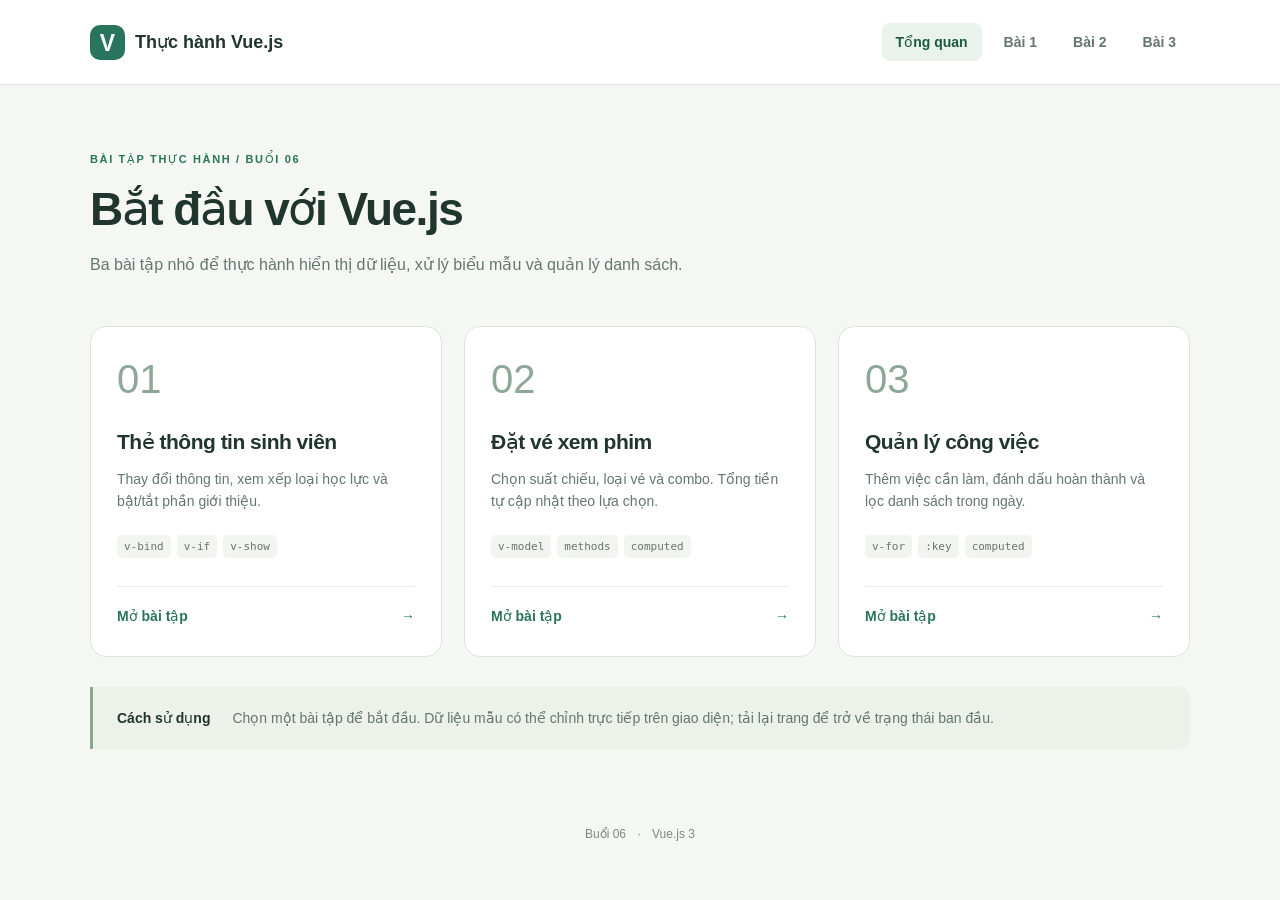
<file: week6/index.html>
<!DOCTYPE html>
<html lang="vi">
<head>
  <meta charset="UTF-8">
  <meta name="viewport" content="width=device-width, initial-scale=1.0">
  <meta name="description" content="Ba bài thực hành Vue.js: thông tin sinh viên, đặt vé xem phim và quản lý công việc.">
  <title>Buổi 6 · Thực hành Vue.js</title>
  <link rel="stylesheet" href="assets/style.css">
</head>
<body>
  <header class="site-header">
    <div class="header-inner">
      <a class="brand" href="index.html"><span class="brand-mark">V</span> Thực hành Vue.js</a>
      <nav aria-label="Điều hướng chính">
        <a href="index.html" aria-current="page">Tổng quan</a>
        <a href="bai1.html">Bài 1</a><a href="bai2.html">Bài 2</a><a href="bai3.html">Bài 3</a>
      </nav>
    </div>
  </header>
  <main class="container">
    <section class="hero">
      <span class="eyebrow">BÀI TẬP THỰC HÀNH / BUỔI 06</span>
      <h1>Bắt đầu với Vue.js</h1>
      <p>Ba bài tập nhỏ để thực hành hiển thị dữ liệu, xử lý biểu mẫu và quản lý danh sách.</p>
    </section>
    <div class="exercise-grid">
      <a class="exercise-card" href="bai1.html">
        <span class="exercise-number">01</span>
        <h2>Thẻ thông tin sinh viên</h2>
        <p>Thay đổi thông tin, xem xếp loại học lực và bật/tắt phần giới thiệu.</p>
        <div class="tags"><span>v-bind</span><span>v-if</span><span>v-show</span></div>
        <span class="card-link">Mở bài tập <span aria-hidden="true">→</span></span>
      </a>
      <a class="exercise-card" href="bai2.html">
        <span class="exercise-number">02</span>
        <h2>Đặt vé xem phim</h2>
        <p>Chọn suất chiếu, loại vé và combo. Tổng tiền tự cập nhật theo lựa chọn.</p>
        <div class="tags"><span>v-model</span><span>methods</span><span>computed</span></div>
        <span class="card-link">Mở bài tập <span aria-hidden="true">→</span></span>
      </a>
      <a class="exercise-card" href="bai3.html">
        <span class="exercise-number">03</span>
        <h2>Quản lý công việc</h2>
        <p>Thêm việc cần làm, đánh dấu hoàn thành và lọc danh sách trong ngày.</p>
        <div class="tags"><span>v-for</span><span>:key</span><span>computed</span></div>
        <span class="card-link">Mở bài tập <span aria-hidden="true">→</span></span>
      </a>
    </div>
    <aside class="note"><strong>Cách sử dụng</strong><p>Chọn một bài tập để bắt đầu. Dữ liệu mẫu có thể chỉnh trực tiếp trên giao diện; tải lại trang để trở về trạng thái ban đầu.</p></aside>
  </main>
  <footer class="site-footer">Buổi 06 <span aria-hidden="true">·</span> Vue.js 3</footer>
</body>
</html>
</file>
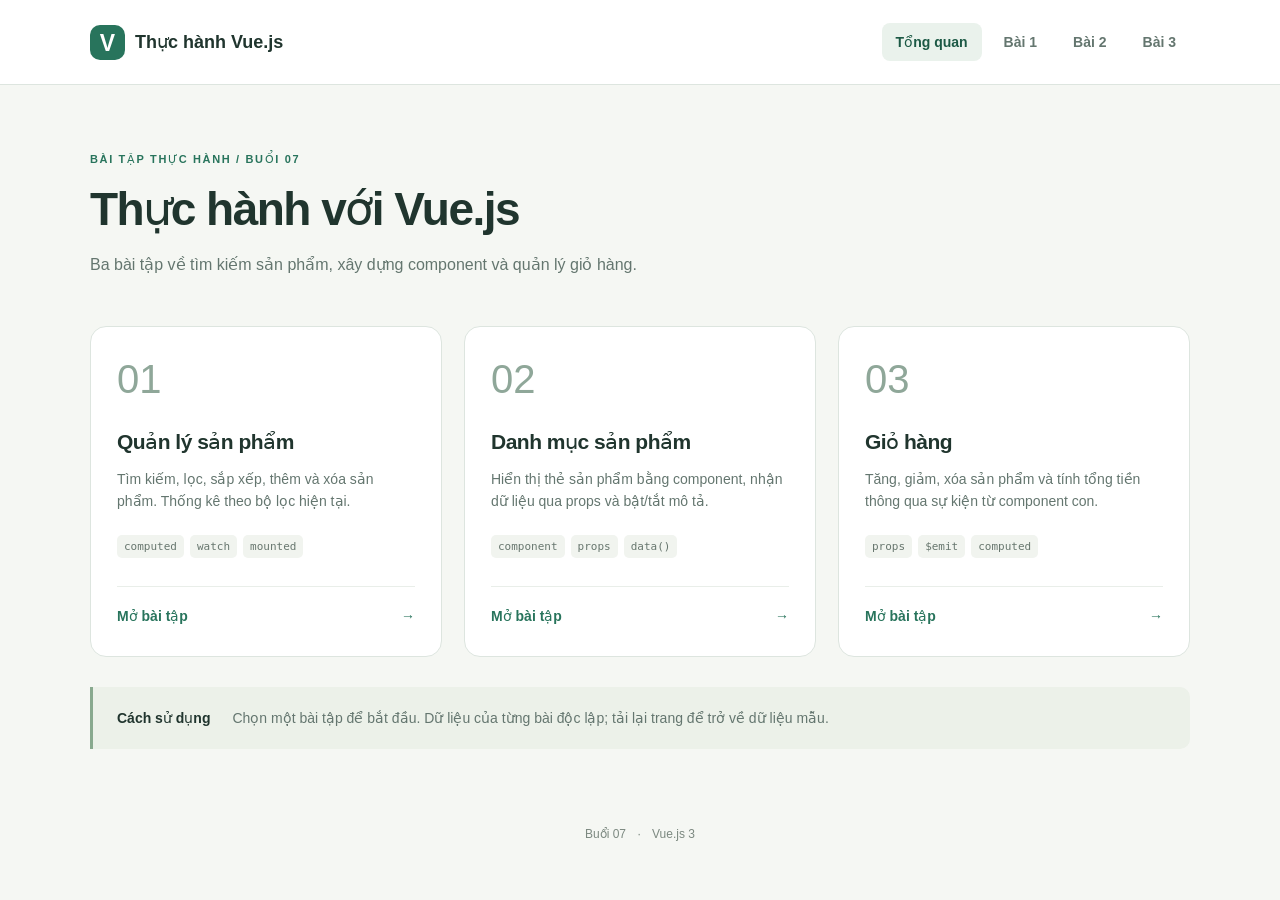
<file: week7/index.html>
<!DOCTYPE html>
<html lang="vi">
<head>
  <meta charset="UTF-8">
  <meta name="viewport" content="width=device-width, initial-scale=1.0">
  <meta name="description" content="Ba bài thực hành Vue.js: quản lý sản phẩm, component và giỏ hàng.">
  <title>Buổi 7 · Thực hành Vue.js</title>
  <link rel="icon" href="assets/favicon.svg?v=2" type="image/svg+xml">
  <link rel="stylesheet" href="assets/style.css?v=2">
</head>
<body>
  <a class="skip-link" href="#main">Đến nội dung chính</a>
  <header class="site-header"><div class="header-inner">
    <a class="brand" href="index.html"><span class="brand-mark" aria-hidden="true">V</span> Thực hành Vue.js</a>
    <nav aria-label="Điều hướng chính"><a href="index.html" aria-current="page">Tổng quan</a><a href="bai1.html">Bài 1</a><a href="bai2.html">Bài 2</a><a href="bai3.html">Bài 3</a></nav>
  </div></header>
  <main id="main" class="container">
    <section class="hero">
      <span class="eyebrow">BÀI TẬP THỰC HÀNH / BUỔI 07</span>
      <h1>Thực hành với Vue.js</h1>
      <p>Ba bài tập về tìm kiếm sản phẩm, xây dựng component và quản lý giỏ hàng.</p>
    </section>
    <div class="exercise-grid">
      <a class="exercise-card" href="bai1.html">
        <span class="exercise-number">01</span><h2>Quản lý sản phẩm</h2>
        <p>Tìm kiếm, lọc, sắp xếp, thêm và xóa sản phẩm. Thống kê theo bộ lọc hiện tại.</p>
        <div class="tags"><span>computed</span><span>watch</span><span>mounted</span></div>
        <span class="card-link">Mở bài tập <span aria-hidden="true">→</span></span>
      </a>
      <a class="exercise-card" href="bai2.html">
        <span class="exercise-number">02</span><h2>Danh mục sản phẩm</h2>
        <p>Hiển thị thẻ sản phẩm bằng component, nhận dữ liệu qua props và bật/tắt mô tả.</p>
        <div class="tags"><span>component</span><span>props</span><span>data()</span></div>
        <span class="card-link">Mở bài tập <span aria-hidden="true">→</span></span>
      </a>
      <a class="exercise-card" href="bai3.html">
        <span class="exercise-number">03</span><h2>Giỏ hàng</h2>
        <p>Tăng, giảm, xóa sản phẩm và tính tổng tiền thông qua sự kiện từ component con.</p>
        <div class="tags"><span>props</span><span>$emit</span><span>computed</span></div>
        <span class="card-link">Mở bài tập <span aria-hidden="true">→</span></span>
      </a>
    </div>
    <aside class="note"><strong>Cách sử dụng</strong><p>Chọn một bài tập để bắt đầu. Dữ liệu của từng bài độc lập; tải lại trang để trở về dữ liệu mẫu.</p></aside>
  </main>
  <footer class="site-footer">Buổi 07 <span aria-hidden="true">·</span> Vue.js 3</footer>
</body>
</html>
</file>
<file: week6/assets/style.css>
:root {
  --ink:#20352e;
  --muted:#64766f;
  --green:#28745c;
  --green-dark:#1c5945;
  --line:#dde5df;
  --paper:#fff;
  --background:#f5f7f3;
  --radius:16px;
  font-family:"Segoe UI",Arial,sans-serif;
  color:var(--ink);
  background:var(--background);
  font-synthesis:none;
}

* {
  box-sizing:border-box;
}

body {
  margin:0;
  line-height:1.6;
}

a {
  color:inherit;
}

button,input,select,textarea {
  font:inherit;
}

button,a,input,select,textarea {
  -webkit-tap-highlight-color:transparent;
}

button {
  cursor:pointer;
}

button:disabled {
  cursor:not-allowed;
  opacity:.45;
}

button,input,select,textarea,a {
  outline-offset:4px;
}

button:focus-visible,a:focus-visible {
  outline:3px solid #398268;
}

input:focus,select:focus,textarea:focus {
  border-color:var(--green);
  outline:3px solid #28745c18;
}

input[type=checkbox],input[type=radio] {
  accent-color:var(--green);
  width:18px;
  height:18px;
  flex:none;
  margin:0;
}

input[type=checkbox] {
  cursor:pointer;
}

input[type=number] {
  appearance:textfield;
}

input[type=number]::-webkit-inner-spin-button {
  appearance:none;
}

[v-cloak] {
  display:none!important;
}

h1,h2,p {
  margin-top:0;
}

h1 {
  font-size:36px;
  letter-spacing:-1.1px;
  line-height:1.25;
  margin-bottom:14px;
}

h2 {
  font-size:21px;
  line-height:1.4;
  margin-bottom:12px;
}

p {
  margin-bottom:16px;
}

small {
  font-size:13px;
}

fieldset {
  min-width:0;
}

.site-header {
  background:var(--paper);
  border-bottom:1px solid var(--line);
}

.header-inner {
  max-width:1160px;
  padding:0 30px;
  margin:auto;
  min-height:84px;
  display:flex;
  align-items:center;
  justify-content:space-between;
  gap:24px;
}

.brand {
  text-decoration:none;
  display:flex;
  align-items:center;
  gap:10px;
  font-size:18px;
  font-weight:700;
  white-space:nowrap;
}

.brand-mark {
  display:inline-grid;
  place-items:center;
  width:35px;
  height:35px;
  border-radius:10px;
  background:var(--green);
  color:white;
  font-weight:800;
  font-size:23px;
}

.header-inner nav {
  display:flex;
  gap:8px;
  align-items:center;
}

.header-inner nav a {
  padding:8px 14px;
  border-radius:8px;
  text-decoration:none;
  font-size:14px;
  font-weight:600;
  color:var(--muted);
}

.header-inner nav a:hover {
  background:#f1f5f0;
}

.header-inner nav a[aria-current=page] {
  color:var(--green-dark);
  background:#eaf2ec;
}

.container {
  width:100%;
  max-width:1160px;
  margin:auto;
  padding:46px 30px 30px;
}

.eyebrow {
  display:block;
  font-size:11px;
  letter-spacing:1.65px;
  font-weight:700;
  color:var(--green);
  margin-bottom:12px;
}

.hero {
  padding:20px 0 32px;
  max-width:690px;
}

.hero h1 {
  font-size:46px;
  letter-spacing:-1.5px;
}

.hero p,.page-heading p {
  color:var(--muted);
  font-size:16px;
}

.page-heading {
  margin-bottom:28px;
}

.exercise-grid {
  display:grid;
  grid-template-columns:repeat(3,1fr);
  gap:22px;
}

.exercise-card {
  display:flex;
  flex-direction:column;
  align-items:flex-start;
  padding:28px 26px;
  background:var(--paper);
  border:1px solid var(--line);
  border-radius:var(--radius);
  text-decoration:none;
  transition:border-color .18s,transform .18s;
}

.exercise-card:hover {
  border-color:#7d9f8e;
  transform:translateY(-3px);
}

.exercise-number {
  font-size:40px;
  font-weight:300;
  line-height:1;
  margin:4px 0 28px;
  color:#8fa799;
}

.exercise-card h2 {
  font-size:21px;
  letter-spacing:-.5px;
}

.exercise-card p {
  font-size:14px;
  color:var(--muted);
  margin-bottom:22px;
}

.tags {
  display:flex;
  gap:6px;
  flex-wrap:wrap;
  margin-top:auto;
}

.tags span {
  background:#f1f4ef;
  border-radius:5px;
  padding:3px 7px;
  color:#67766e;
  font-size:11px;
  font-family:Consolas,monospace;
}

.card-link {
  display:flex;
  justify-content:space-between;
  width:100%;
  margin-top:28px;
  padding-top:18px;
  border-top:1px solid #e9eee9;
  font-size:14px;
  font-weight:700;
  color:var(--green);
}

.note {
  display:flex;
  gap:22px;
  border-left:3px solid #88a98e;
  background:#ecf1e9;
  padding:20px 24px;
  margin-top:30px;
  border-radius:0 10px 10px 0;
  font-size:14px;
}

.note strong {
  white-space:nowrap;
}

.note p {
  color:var(--muted);
  margin:0;
}

.site-footer {
  max-width:1100px;
  margin:22px auto 0;
  padding:24px 30px 32px;
  font-size:12px;
  color:#7c8980;
  text-align:center;
}

.site-footer span {
  padding:0 8px;
}

.two-column {
  display:grid;
  grid-template-columns:minmax(0,1fr) minmax(0,1fr);
  gap:28px;
  align-items:start;
}

.panel {
  background:var(--paper);
  border:1px solid var(--line);
  border-radius:var(--radius);
  overflow:hidden;
}

.form-panel {
  padding:28px 30px;
}

.form-panel h2 {
  margin-bottom:18px;
}

.panel-description {
  font-size:14px;
  margin-top:-10px;
  margin-bottom:24px;
}

.muted {
  color:var(--muted);
}

.field {
  display:flex;
  flex-direction:column;
  gap:7px;
  margin-bottom:20px;
  min-width:0;
}

.field label,legend {
  font-size:14px;
  font-weight:600;
}

.field input,.field select,.field textarea {
  width:100%;
  border:1px solid #cfdad1;
  border-radius:8px;
  padding:10px 12px;
  background:#fff;
  color:var(--ink);
  min-width:0;
}

.field textarea {
  resize:vertical;
}

.field input::placeholder {
  color:#8c9891;
}

.field small {
  color:var(--muted);
}

.field-row {
  display:grid;
  grid-template-columns:1fr 1fr;
  gap:16px;
}

.button {
  border:1px solid transparent;
  border-radius:8px;
  padding:11px 21px;
  background:var(--green);
  color:white;
  font-weight:600;
  font-size:14px;
  line-height:1.5;
}

.button:not(:disabled):hover {
  background:var(--green-dark);
}

.button.secondary {
  border-color:#cddbd1;
  background:#fff;
  color:var(--ink);
}

.button.secondary:hover {
  background:#f2f6f1;
}

.full-width {
  width:100%;
}

.check-row {
  display:flex;
  align-items:center;
  gap:10px;
  font-size:14px;
  margin:0 0 22px;
  cursor:pointer;
}

.badge {
  display:inline-block;
  font-size:12px;
  font-weight:600;
  padding:5px 11px;
  border-radius:6px;
  white-space:nowrap;
}

.success {
  background:#e6f3e9;
  color:#246742;
}

.info {
  background:#e6effa;
  color:#285f9b;
}

.warning {
  background:#fff2d7;
  color:#8a5c12;
}

.danger {
  background:#fce9e5;
  color:#ae4035;
}

.neutral {
  background:#edf0ed;
  color:#66746a;
}

.hint {
  border-top:1px solid var(--line);
  padding-top:18px;
  color:var(--muted);
  font-size:12px;
}

.hint p {
  margin:7px 0 0;
  line-height:1.8;
}

.student-banner {
  background:#dce9df;
  height:112px;
  padding:21px 25px;
  display:flex;
  align-items:flex-start;
  justify-content:space-between;
  color:#5c7b67;
  font-size:11px;
  font-weight:700;
  letter-spacing:1.3px;
}

.small-dot {
  border:5px solid #abc5b1;
  border-radius:50%;
  margin-top:2px;
}

.avatar {
  border-radius:50%;
  border:6px solid #fff;
  margin:-46px 0 0 30px;
  position:relative;
  background:#e0ede9;
  object-fit:cover;
}

.student-body {
  padding:6px 30px 28px;
}

.student-code {
  font-size:12px;
  letter-spacing:1px;
  margin-bottom:5px;
}

.student-body h2 {
  font-size:28px;
  letter-spacing:-.6px;
  margin-bottom:3px;
  overflow-wrap:anywhere;
}

.student-class {
  color:var(--muted);
  margin-bottom:14px;
  overflow-wrap:anywhere;
}

.grade-block {
  display:flex;
  align-items:center;
  justify-content:space-between;
  gap:16px;
  border-top:1px solid var(--line);
  border-bottom:1px solid var(--line);
  margin:25px 0;
  padding:22px 0;
}

.label-text {
  font-size:10px;
  letter-spacing:1.2px;
  color:var(--muted);
  font-weight:600;
}

.grade-value {
  display:block;
  line-height:1.3;
  font-size:38px;
  font-weight:600;
  margin-top:7px;
}

.grade-value small {
  font-size:14px;
  color:#84928a;
  font-weight:400;
  margin-left:8px;
}

.introduction {
  background:#f3f6f0;
  padding:16px;
  border-radius:8px;
  font-size:14px;
  color:#5b6f61;
  margin:18px 0 0;
  overflow-wrap:anywhere;
}

.required,.error-text {
  color:#ac4035!important;
}

.booking-layout {
  grid-template-columns:minmax(0,1.18fr) minmax(0,.82fr);
}

.ticket-types {
  border:0;
  padding:0;
  margin:0 0 20px;
  display:grid;
  grid-template-columns:1fr 1fr;
  gap:12px;
}

.ticket-types legend {
  margin-bottom:9px;
  padding:0;
}

.ticket-option {
  display:flex;
  align-items:center;
  gap:10px;
  border:1px solid #cfdad1;
  border-radius:9px;
  padding:13px 12px;
  cursor:pointer;
}

.ticket-option.selected {
  border-color:#408368;
  background:#f1f7f2;
}

.ticket-option span,.combo-option span {
  display:flex;
  flex-direction:column;
  gap:3px;
}

.ticket-option strong,.combo-option strong {
  font-size:14px;
  font-weight:600;
}

.ticket-option small,.combo-option small {
  font-size:12px;
  color:var(--muted);
}

.quantity-control {
  display:flex;
  align-items:center;
  gap:8px;
}

.quantity-control input {
  width:76px;
  text-align:center;
}

.quantity-button {
  border:1px solid #cfdad1;
  border-radius:7px;
  background:#fff;
  color:var(--ink);
  font-size:20px;
  width:41px;
  height:43px;
  line-height:1;
}

.quantity-button:hover:not(:disabled) {
  background:#edf3ed;
}

.combo-option {
  display:flex;
  align-items:center;
  gap:12px;
  border:1px solid var(--line);
  border-radius:9px;
  background:#f9faf7;
  padding:15px;
  margin-bottom:24px;
  cursor:pointer;
}

.form-actions {
  display:flex;
  gap:10px;
}

.form-help {
  font-size:12px;
  margin:14px 0 0;
  line-height:1.7;
}

.movie-art {
  position:relative;
  height:230px;
  background:#193b38;
  overflow:hidden;
  display:flex;
  flex-direction:column;
  justify-content:flex-end;
  padding:28px;
  color:#e5ebbf;
}

.movie-art>span {
  z-index:1;
  font-size:14px;
  line-height:1.55;
  letter-spacing:3px;
}

.movie-art strong {
  font-size:26px;
  line-height:1.15;
  letter-spacing:1px;
  display:block;
  max-width:280px;
}

.movie-art>small {
  z-index:1;
  font-size:8px;
  letter-spacing:2px;
  margin-top:15px;
  color:#b3c7a4;
}

.orbit {
  position:absolute;
  border:1px solid #6c977854;
  border-radius:50%;
  width:270px;
  height:270px;
  right:-40px;
  top:-100px;
}

.orbit-one:before {
  content:"";
  position:absolute;
  width:94px;
  height:94px;
  top:61px;
  left:50px;
  border-radius:50%;
  background:linear-gradient(135deg,#c4d19a,#548477);
}

.orbit-two {
  width:360px;
  height:360px;
  right:-85px;
  top:-145px;
  transform:rotate(-15deg);
}

.order-body {
  padding:26px;
}

.order-body h2 {
  font-size:23px;
  line-height:1.3;
  margin-bottom:8px;
}

.order-body>p {
  font-size:13px;
}

.order-body .eyebrow {
  font-size:10px;
}

.receipt {
  border-top:1px solid var(--line);
  margin-top:24px;
  padding-top:16px;
  font-size:13px;
}

.receipt>div {
  display:flex;
  justify-content:space-between;
  gap:14px;
  margin-bottom:12px;
}

.receipt dt {
  color:var(--muted);
}

.receipt dd {
  font-weight:600;
  margin:0;
  text-align:right;
  white-space:nowrap;
}

.order-total {
  border-top:1px dashed #c9d7cb;
  margin-top:20px;
  padding-top:20px;
  display:flex;
  align-items:center;
  justify-content:space-between;
  gap:12px;
}

.order-total span {
  font-size:13px;
}

.order-total strong {
  color:var(--green);
  font-size:27px;
  white-space:nowrap;
}

.notice {
  margin-top:26px;
  border:1px solid #b4d6bd;
  background:#eff8ef;
  padding:26px 30px;
  border-radius:var(--radius);
}

.notice.error {
  background:#fff0eb;
  color:#9b382a;
  border-color:#edc3b8;
}

.confirmation h2 {
  margin:14px 0 8px;
}

.confirmation p {
  font-size:14px;
}

.confirmation-grid {
  display:grid;
  grid-template-columns:repeat(2,minmax(0,1fr));
  gap:16px;
  font-size:14px;
}

.confirmation-grid dt {
  font-size:12px;
  color:var(--muted);
  margin-bottom:4px;
}

.confirmation-grid dd {
  margin:0;
  font-weight:600;
  overflow-wrap:anywhere;
}

.confirmation-total {
  padding-top:18px;
  border-top:1px solid #cfe1ce;
  margin:18px 0 0;
}

.confirmation-total strong {
  font-size:22px;
  color:var(--green);
  margin-left:10px;
}

.task-container {
  max-width:960px;
}

.stats-grid {
  display:grid;
  grid-template-columns:repeat(3,1fr);
  gap:16px;
  margin-bottom:24px;
}

.stat {
  border:1px solid var(--line);
  background:#fff;
  border-radius:12px;
  padding:20px 24px;
  display:flex;
  flex-direction:column;
  gap:8px;
}

.stat span {
  font-size:13px;
  color:var(--muted);
}

.stat strong {
  font-size:30px;
  font-weight:600;
  line-height:1.2;
}

.green-text {
  color:var(--green);
}

.add-task-form {
  padding:27px 28px 14px;
}

.add-task-form .field {
  margin-bottom:0;
}

.add-task-row {
  display:flex;
  gap:10px;
}

.add-task-row input {
  flex:1;
}

.add-task-row button {
  white-space:nowrap;
  display:flex;
  gap:18px;
  align-items:center;
}

.add-task-form small {
  min-height:20px;
}

.task-toolbar {
  padding:0 28px 18px;
  display:flex;
  align-items:center;
  justify-content:space-between;
  gap:16px;
  flex-wrap:wrap;
  border-bottom:1px solid var(--line);
}

.filter-group {
  display:flex;
  background:#f1f4ef;
  padding:4px;
  border-radius:8px;
  gap:2px;
}

.filter-group button {
  border:0;
  background:transparent;
  color:var(--muted);
  font-size:12px;
  font-weight:600;
  padding:7px 10px;
  border-radius:5px;
}

.filter-group button.active {
  background:#fff;
  color:var(--green);
  box-shadow:0 1px 3px #20352e12;
}

.result-count {
  font-size:12px;
}

.task-list {
  list-style:none;
  margin:0;
  padding:0 28px;
}

.task-item {
  display:flex;
  align-items:center;
  gap:20px;
  justify-content:space-between;
  padding:19px 0;
  border-bottom:1px solid #eaf0e8;
}

.task-item:last-child {
  border-bottom:0;
}

.task-label {
  display:flex;
  align-items:center;
  gap:13px;
  font-size:14px;
  cursor:pointer;
  min-width:0;
}

.task-label span {
  overflow-wrap:anywhere;
}

.task-item.completed .task-label span {
  text-decoration:line-through;
  color:#8b978e;
}

.delete-button {
  border:1px solid #e5d8d2;
  border-radius:6px;
  background:#fff;
  color:#9a6759;
  font-size:12px;
  padding:4px 10px;
  flex:none;
}

.delete-button:hover {
  color:#a43b2c;
  background:#fdf1ec;
  border-color:#edc6bb;
}

.task-footer {
  display:flex;
  justify-content:space-between;
  align-items:center;
  gap:20px;
  border-top:1px solid var(--line);
  padding:18px 28px;
  font-size:12px;
  background:#fafbf8;
  flex-wrap:wrap;
}

.text-button {
  border:0;
  background:none;
  padding:0;
  font-size:12px;
  color:var(--green);
  font-weight:600;
}

.text-button:not(:disabled):hover {
  text-decoration:underline;
}

.bottom-hint {
  text-align:center;
  margin-top:20px;
  font-size:12px;
}

.empty-state {
  padding:42px 24px;
  text-align:center;
}

.empty-state h2 {
  font-size:19px;
  margin-bottom:7px;
}

.empty-state p {
  color:var(--muted);
  font-size:14px;
  margin:0;
}

.empty-symbol {
  display:grid;
  place-items:center;
  width:46px;
  height:46px;
  background:#edf4e9;
  color:#60936d;
  border-radius:50%;
  font-size:22px;
  margin:0 auto 17px;
}

@media(min-width:1000px) {
  .student-card {
    max-width:470px;
  }
  .two-column:not(.booking-layout) {
    grid-template-columns:.95fr 1.05fr;
  }
}

@media(max-width:800px) {
  .exercise-grid {
    grid-template-columns:1fr;
  }
  .exercise-card {
    padding:24px;
  }
  .exercise-number {
    margin-bottom:18px;
  }
  .exercise-card p {
    margin-bottom:16px;
  }
  .hero h1 {
    font-size:38px;
  }
  .two-column,.booking-layout {
    grid-template-columns:1fr;
  }
  .student-card {
    max-width:none;
  }
  .order-panel {
    width:100%;
  }
  .movie-art {
    height:180px;
  }
  .header-inner {
    padding:16px 22px;
    flex-wrap:wrap;
    gap:13px;
    min-height:75px;
  }
  .header-inner nav {
    margin-left:-9px;
  }
  .header-inner nav a {
    padding:6px 10px;
  }
  .container {
    padding:32px 22px 20px;
  }
  .hero {
    padding-top:8px;
  }
  .page-heading h1 {
    font-size:30px;
  }
  .note {
    display:block;
  }
  .note p {
    margin-top:8px;
  }
}

@media(max-width:480px) {
  .header-inner {
    padding:15px 18px;
  }
  .container {
    padding:28px 16px 16px;
  }
  .brand {
    font-size:16px;
  }
  .header-inner nav {
    width:100%;
    justify-content:space-between;
    gap:0;
  }
  .header-inner nav a {
    font-size:13px;
  }
  .hero h1 {
    font-size:33px;
  }
  .page-heading h1 {
    font-size:28px;
  }
  .form-panel {
    padding:24px 20px;
  }
  .student-body {
    padding:8px 22px 24px;
  }
  .grade-block {
    gap:8px;
  }
  .grade-block .badge {
    font-size:11px;
    padding:5px 7px;
  }
  .field-row {
    gap:10px;
  }
  .ticket-option {
    padding:12px 8px;
    gap:7px;
  }
  .ticket-option strong {
    font-size:13px;
  }
  .ticket-option small {
    font-size:11px;
  }
  .order-body {
    padding:24px 20px;
  }
  .order-total strong {
    font-size:24px;
  }
  .stats-grid {
    gap:8px;
  }
  .stat {
    padding:15px 12px;
  }
  .stat span {
    font-size:11px;
  }
  .stat strong {
    font-size:26px;
  }
  .add-task-form {
    padding:22px 18px 12px;
  }
  .add-task-row {
    gap:7px;
  }
  .add-task-row .button {
    padding:10px 14px;
    gap:8px;
  }
  .task-toolbar {
    padding:0 18px 16px;
    gap:8px;
  }
  .filter-group {
    gap:0;
    width:100%;
    justify-content:space-between;
  }
  .filter-group button {
    padding:7px 8px;
    font-size:11px;
  }
  .task-list {
    padding:0 18px;
  }
  .task-label {
    font-size:13px;
    gap:10px;
  }
  .task-item {
    gap:12px;
  }
  .task-footer {
    padding:16px 18px;
    gap:12px;
  }
  .confirmation-grid {
    grid-template-columns:1fr;
  }
  .notice {
    padding:24px 20px;
  }
  .site-footer {
    margin-top:10px;
  }
}
</file>
<file: week7/assets/style.css>
:root {
  --ink:#20352e;
  --muted:#64766f;
  --green:#28745c;
  --green-dark:#1c5945;
  --line:#dde5df;
  --paper:#fff;
  --background:#f5f7f3;
  --radius:16px;
  font-family:"Segoe UI",Arial,sans-serif;
  color:var(--ink);
  background:var(--background);
  font-synthesis:none;
}

* {
  box-sizing:border-box;
}

body {
  margin:0;
  line-height:1.6;
}

a {
  color:inherit;
}

button,input,select,textarea {
  font:inherit;
}

button,a,input,select,textarea {
  -webkit-tap-highlight-color:transparent;
}

button {
  cursor:pointer;
}

button:disabled {
  cursor:not-allowed;
  opacity:.45;
}

button,input,select,textarea,a {
  outline-offset:4px;
}

button:focus-visible,a:focus-visible {
  outline:3px solid #398268;
}

input:focus,select:focus,textarea:focus {
  border-color:var(--green);
  outline:3px solid #28745c18;
}

input[type=checkbox],input[type=radio] {
  accent-color:var(--green);
  width:18px;
  height:18px;
  flex:none;
  margin:0;
}

input[type=checkbox] {
  cursor:pointer;
}

input[type=number] {
  appearance:textfield;
}

input[type=number]::-webkit-inner-spin-button {
  appearance:none;
}

[v-cloak] {
  display:none!important;
}

h1,h2,p {
  margin-top:0;
}

h1 {
  font-size:36px;
  letter-spacing:-1.1px;
  line-height:1.25;
  margin-bottom:14px;
}

h2 {
  font-size:21px;
  line-height:1.4;
  margin-bottom:12px;
}

p {
  margin-bottom:16px;
}

small {
  font-size:13px;
}

fieldset {
  min-width:0;
}

.site-header {
  background:var(--paper);
  border-bottom:1px solid var(--line);
}

.header-inner {
  max-width:1160px;
  padding:0 30px;
  margin:auto;
  min-height:84px;
  display:flex;
  align-items:center;
  justify-content:space-between;
  gap:24px;
}

.brand {
  text-decoration:none;
  display:flex;
  align-items:center;
  gap:10px;
  font-size:18px;
  font-weight:700;
  white-space:nowrap;
}

.brand-mark {
  display:inline-grid;
  place-items:center;
  width:35px;
  height:35px;
  border-radius:10px;
  background:var(--green);
  color:white;
  font-weight:800;
  font-size:23px;
}

.header-inner nav {
  display:flex;
  gap:8px;
  align-items:center;
}

.header-inner nav a {
  padding:8px 14px;
  border-radius:8px;
  text-decoration:none;
  font-size:14px;
  font-weight:600;
  color:var(--muted);
}

.header-inner nav a:hover {
  background:#f1f5f0;
}

.header-inner nav a[aria-current=page] {
  color:var(--green-dark);
  background:#eaf2ec;
}

.container {
  width:100%;
  max-width:1160px;
  margin:auto;
  padding:46px 30px 30px;
}

.eyebrow {
  display:block;
  font-size:11px;
  letter-spacing:1.65px;
  font-weight:700;
  color:var(--green);
  margin-bottom:12px;
}

.hero {
  padding:20px 0 32px;
  max-width:690px;
}

.hero h1 {
  font-size:46px;
  letter-spacing:-1.5px;
}

.hero p,.page-heading p {
  color:var(--muted);
  font-size:16px;
}

.page-heading {
  margin-bottom:28px;
}

.exercise-grid {
  display:grid;
  grid-template-columns:repeat(3,1fr);
  gap:22px;
}

.exercise-card {
  display:flex;
  flex-direction:column;
  align-items:flex-start;
  padding:28px 26px;
  background:var(--paper);
  border:1px solid var(--line);
  border-radius:var(--radius);
  text-decoration:none;
  transition:border-color .18s,transform .18s;
}

.exercise-card:hover {
  border-color:#7d9f8e;
  transform:translateY(-3px);
}

.exercise-number {
  font-size:40px;
  font-weight:300;
  line-height:1;
  margin:4px 0 28px;
  color:#8fa799;
}

.exercise-card h2 {
  font-size:21px;
  letter-spacing:-.5px;
}

.exercise-card p {
  font-size:14px;
  color:var(--muted);
  margin-bottom:22px;
}

.tags {
  display:flex;
  gap:6px;
  flex-wrap:wrap;
  margin-top:auto;
}

.tags span {
  background:#f1f4ef;
  border-radius:5px;
  padding:3px 7px;
  color:#67766e;
  font-size:11px;
  font-family:Consolas,monospace;
}

.card-link {
  display:flex;
  justify-content:space-between;
  width:100%;
  margin-top:28px;
  padding-top:18px;
  border-top:1px solid #e9eee9;
  font-size:14px;
  font-weight:700;
  color:var(--green);
}

.note {
  display:flex;
  gap:22px;
  border-left:3px solid #88a98e;
  background:#ecf1e9;
  padding:20px 24px;
  margin-top:30px;
  border-radius:0 10px 10px 0;
  font-size:14px;
}

.note strong {
  white-space:nowrap;
}

.note p {
  color:var(--muted);
  margin:0;
}

.site-footer {
  max-width:1100px;
  margin:22px auto 0;
  padding:24px 30px 32px;
  font-size:12px;
  color:#7c8980;
  text-align:center;
}

.site-footer span {
  padding:0 8px;
}


/* Phần riêng của week7. Phần dùng chung ở trên theo giao diện week6. */
h1 { font-size:32px; }
h2 { font-size:19px; }
h3 { font-size:17px; }
p { overflow-wrap:anywhere; }
.page-intro { color:var(--muted); font-size:15px; margin-bottom:0; }
.page-heading .eyebrow { margin-bottom:12px; }
.panel { background:#fff; border:1px solid var(--line); border-radius:12px; overflow:hidden; min-width:0; }
.panel-heading { display:flex; justify-content:space-between; align-items:center; gap:16px; padding:20px 22px; border-bottom:1px solid var(--line); }
.panel-heading h2 { font-size:18px; margin:0; }
.button { display:inline-flex; align-items:center; justify-content:center; gap:10px; border:1px solid transparent; border-radius:7px; padding:10px 18px; background:var(--green); color:#fff; font-size:14px; font-weight:600; line-height:1.5; text-decoration:none; }
.button:hover:not(:disabled) { background:var(--green-dark); }
.button.secondary { background:#fff; color:var(--ink); border-color:#cddbd1; }
.button.secondary:hover { background:#f2f6f1; }
.full-width { width:100%; }
.text-button { border:0; background:none; color:var(--green); padding:0; font-size:12px; font-weight:600; }
.text-button:hover { text-decoration:underline; }
.delete-button { border:1px solid #e5d8d2; border-radius:6px; padding:4px 10px; background:#fff; color:#9a6759; font-size:12px; }
.delete-button:hover { background:#fdf1ec; color:#a43b2c; }
.field { display:flex; flex-direction:column; gap:7px; min-width:0; }
.field label { font-size:14px; font-weight:600; }
.field input,.field select { width:100%; min-width:0; border:1px solid #cfdad1; border-radius:7px; padding:9px 11px; background:#fff; color:var(--ink); font-size:14px; }
.field input::placeholder { color:#8c9891; }
.field small { font-size:12px; }
.required,.field-error { color:#ac4035; }
.field-error { font-size:12px; margin:0; }
.field input[aria-invalid=true],.field select[aria-invalid=true] { border-color:#c87669; }
.muted { color:var(--muted); }
.nowrap { white-space:nowrap; }
.notice { margin:0 0 20px; border:1px solid #b4d6bd; border-radius:8px; padding:14px 18px; background:#eff8ef; color:#246742; font-size:14px; }
.notice.error { background:#fff0eb; color:#9b382a; border-color:#edc3b8; }
.badge { display:inline-block; border-radius:6px; padding:4px 9px; font-size:12px; font-weight:600; white-space:nowrap; }
.available { background:#e6f3e9; color:#246742; }
.sold-out { background:#fce9e5; color:#ae4035; }
.page-note { color:var(--muted); font-size:12px; margin:20px 0 0; }
.empty-state { padding:34px 20px; text-align:center; }
.empty-state h2,.empty-state h3 { font-size:18px; margin-bottom:8px; }
.empty-state p { color:var(--muted); font-size:14px; margin-bottom:18px; }
.sr-only { position:absolute; width:1px; height:1px; padding:0; margin:-1px; overflow:hidden; clip:rect(0,0,0,0); white-space:nowrap; border:0; }
.skip-link { position:absolute; left:16px; top:-100px; background:var(--green); color:#fff; padding:10px; z-index:10; }
.skip-link:focus { top:10px; }

/* Bài 1: bảng sản phẩm và biểu mẫu thêm. */
.stats-grid { display:grid; grid-template-columns:1fr 1.4fr 1fr; gap:16px; margin-bottom:24px; }
.stat-card { border:1px solid var(--line); border-radius:12px; padding:18px 22px; background:#fff; min-width:0; }
.stat-label { color:var(--muted); font-size:12px; }
.stat-value { font-size:28px; line-height:1.4; font-weight:600; margin:8px 0 4px; }
.stat-value>span { font-size:18px; color:var(--muted); font-weight:400; }
.stat-card>.muted { font-size:12px; }
.ready-state { color:var(--green); font-size:23px; font-weight:600; margin:8px 0; }
.inventory-layout { display:grid; grid-template-columns:minmax(0,1fr) 300px; gap:24px; align-items:start; }
.filters { display:grid; grid-template-columns:1.2fr 1fr 1fr; gap:12px; padding:20px 22px; }
.filters .field label,.filters input,.filters select { font-size:12px; }
.search-hint { margin:0; padding:10px 22px; color:#8a5c12; background:#fff2d7; font-size:13px; }
.table-wrap { position:relative; overflow-x:auto; }
table { width:100%; border-collapse:collapse; text-align:left; font-size:13px; }
th { padding:12px 14px; background:#f1f4ef; color:var(--muted); font-size:12px; font-weight:600; white-space:nowrap; }
td { padding:15px 14px; border-bottom:1px solid #eaf0e8; }
th:first-child,td:first-child { padding-left:22px; }
td strong { font-weight:600; }
.table-subtitle { display:block; font-size:11px; color:var(--muted); margin-top:4px; white-space:nowrap; }
.stock-cell { text-align:center; }
.table-footer { background:#fafbf8; padding:13px 22px; color:var(--muted); font-size:12px; }
.form-intro { padding:18px 22px 0; color:var(--muted); font-size:13px; }
.add-panel form { display:flex; flex-direction:column; gap:17px; padding:5px 22px 22px; }

/* Bài 2: giữ ảnh và chức năng component, giảm trang trí. */
.catalog-bar { font-size:14px; margin-bottom:20px; }
.product-grid { display:grid; grid-template-columns:repeat(4,minmax(0,1fr)); gap:20px; align-items:start; }
.product-card { border:1px solid var(--line); border-radius:12px; background:#fff; overflow:hidden; }
.product-image { padding:12px; border-bottom:1px solid var(--line); background:#fafbf8; }
.product-image img { display:block; width:100%; height:145px; object-fit:contain; }
.product-content { padding:18px; }
.product-content h2 { font-size:18px; margin-top:0; }
.product-price-row { display:flex; align-items:baseline; justify-content:space-between; gap:8px; margin:12px 0; }
.price { font-size:19px; color:var(--green); font-weight:600; }
.product-price-row .muted { font-size:12px; }
.product-status { margin:0 0 14px; }
.description-toggle { display:block; border:0; padding:0; margin:0 0 16px; background:none; color:var(--green); font-size:13px; text-decoration:underline; }
.product-description { font-size:13px; color:var(--muted); margin-bottom:16px; }
.buy-button { width:100%; }
.catalog-help { color:var(--muted); margin:22px 0 0; font-size:13px; }

/* Bài 3: danh sách và thống kê giỏ hàng. */
.cart-layout { display:grid; grid-template-columns:minmax(0,1fr) 290px; gap:24px; align-items:start; }
.count-bubble { font-size:14px; color:var(--muted); font-weight:400; }
.cart-column-headings,.cart-row { display:grid; grid-template-columns:minmax(0,1fr) 110px 110px 44px; gap:16px; align-items:center; padding:18px 22px; }
.cart-column-headings { background:#f1f4ef; color:var(--muted); font-size:11px; padding-top:12px; padding-bottom:12px; }
.cart-column-headings>span:nth-child(3) { text-align:right; }
.cart-row { border-bottom:1px solid #eaf0e8; }
.cart-product { min-width:0; }
.cart-product h2 { font-size:15px; margin:0 0 6px; }
.cart-product p { font-size:12px; margin:0; }
.quantity-control { display:flex; height:35px; }
.quantity-control button { width:30px; flex:none; padding:0; border:1px solid #cfdad1; border-radius:5px; background:#fff; color:var(--ink); font-size:18px; }
.quantity-control input { width:44px; min-width:0; margin:0 3px; padding:2px; border:1px solid #cfdad1; border-radius:5px; background:#fff; color:var(--ink); text-align:center; font-size:13px; appearance:textfield; -moz-appearance:textfield; }
.quantity-control input::-webkit-inner-spin-button,.quantity-control input::-webkit-outer-spin-button { -webkit-appearance:none; margin:0; }
.line-total { text-align:right; font-size:14px; font-weight:600; white-space:nowrap; }
.cart-list-footer { padding:14px 22px; color:var(--muted); background:#fafbf8; font-size:12px; }
.cart-summary { padding:24px; }
.cart-summary h2 { margin:0 0 22px; }
.cart-summary dl { margin:0; }
.cart-summary dl>div { display:flex; justify-content:space-between; align-items:baseline; gap:12px; margin-bottom:14px; }
.cart-summary dt { color:var(--muted); font-size:13px; }
.cart-summary dd { margin:0; font-weight:600; }
.cart-summary dl>.summary-total { border-top:1px solid var(--line); margin:20px 0 0; padding-top:18px; }
.summary-total dd { color:var(--green); font-size:25px; white-space:nowrap; }
.sample-note { padding:16px 20px; margin-top:24px; border:1px solid var(--line); border-radius:8px; background:#fff; }
.sample-label { font-size:12px; color:var(--muted); }
.sample-note p { margin:5px 0 0; font-size:14px; }

@media(max-width:1050px) {
  .inventory-layout { grid-template-columns:minmax(0,1fr) 270px; }
  .filters { grid-template-columns:1fr 1fr; }
  .search-field { grid-column:1/-1; }
  .product-grid { grid-template-columns:repeat(2,minmax(0,1fr)); }
  .cart-layout { grid-template-columns:1fr; }
}
@media(max-width:800px) {
  .header-inner { padding:16px 22px; min-height:75px; flex-wrap:wrap; gap:13px; }
  .header-inner nav a { padding:6px 10px; }
  .container { padding:30px 22px 20px; }
  .hero { padding-top:8px; }
  .hero h1 { font-size:36px; }
  .exercise-grid { grid-template-columns:1fr; gap:18px; }
  .exercise-card { padding:24px; }
  .exercise-number { margin-bottom:18px; }
  .note { display:block; }
  .note p { margin-top:8px; }
  .inventory-layout { grid-template-columns:1fr; }
  .stats-grid { gap:12px; }
  .stat-card { padding:16px; }
  .stat-label { font-size:11px; }
  .stat-value { font-size:24px; }
  .ready-state { font-size:21px; }
  .add-panel form { display:grid; grid-template-columns:1fr 1fr; }
  .add-panel .button { grid-column:1/-1; }
}
@media(max-width:480px) {
  .header-inner { padding:15px 18px; }
  .brand { font-size:16px; }
  .header-inner nav { width:100%; justify-content:space-between; gap:0; }
  .header-inner nav a { font-size:13px; }
  .container { padding:28px 16px 16px; }
  h1 { font-size:28px; }
  .hero h1 { font-size:33px; }
  .stats-grid { grid-template-columns:1fr; }
  .stat-card { padding:14px 18px; }
  .stat-value { font-size:25px; }
  .panel-heading { padding:17px; gap:10px; }
  .panel-heading h2 { font-size:16px; }
  .filters { padding:17px; }
  .field input,.field select { min-height:42px; }
  .table-wrap table { min-width:560px; }
  .add-panel form { display:flex; padding:5px 17px 20px; }
  .form-intro { padding:17px 17px 0; }
  .product-grid { grid-template-columns:1fr; }
  .product-image img { height:160px; }
  .cart-column-headings { display:none; }
  .cart-row { grid-template-columns:1fr auto; gap:16px; padding:18px 17px; }
  .cart-product { grid-column:1; grid-row:1; }
  .cart-row .delete-button { grid-column:2; grid-row:1; }
  .quantity-control { width:110px; grid-column:1; grid-row:2; }
  .line-total { grid-column:2; grid-row:2; }
  .cart-summary { padding:20px; }
  .site-footer { margin-top:10px; }
}
@media(prefers-reduced-motion:reduce) {
  .exercise-card { transition:none; }
  .exercise-card:hover { transform:none; }
}
</file>
